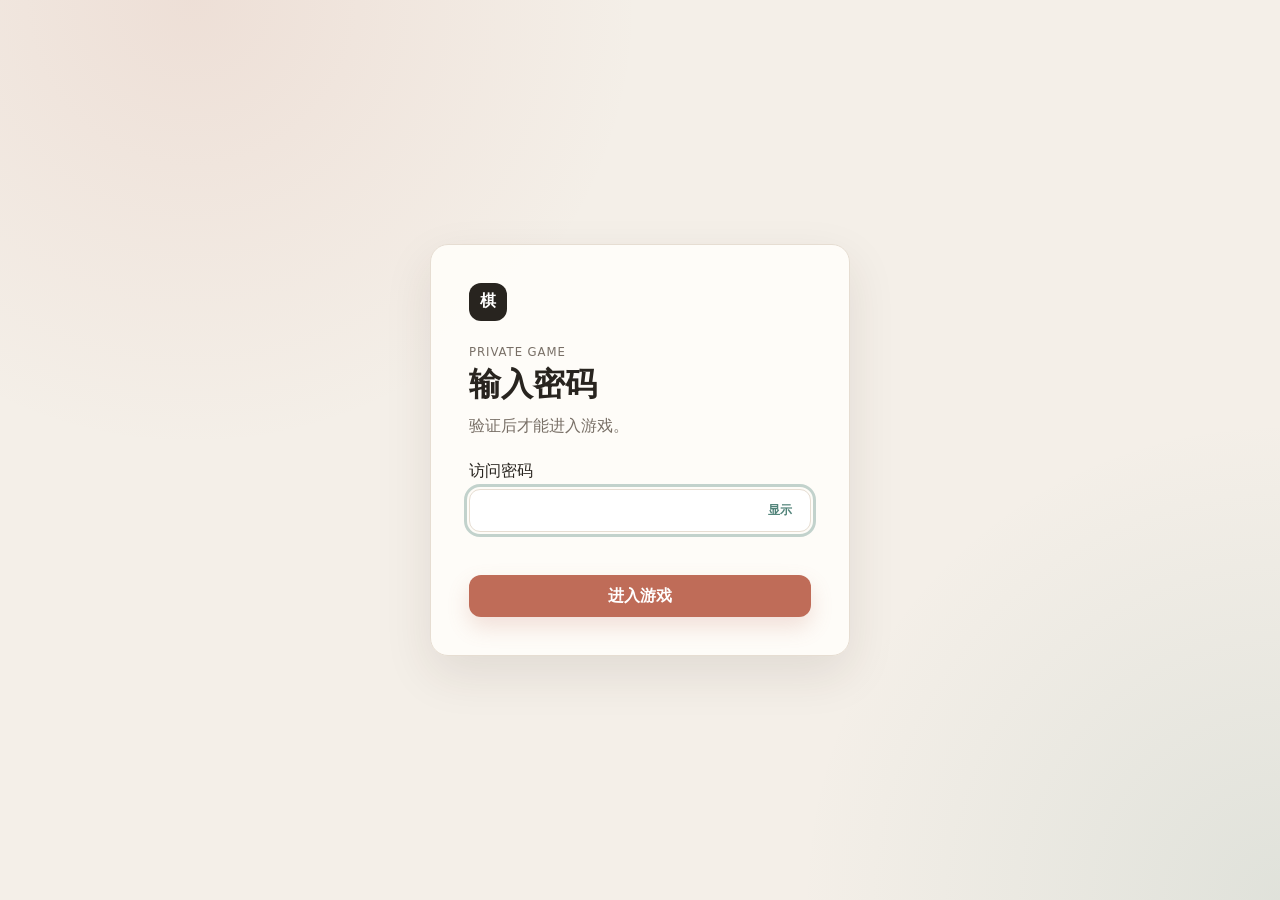
<file: index.html>
<!DOCTYPE html>
<html lang="zh-CN">
<head>
  <meta charset="UTF-8">
  <meta name="viewport" content="width=device-width, initial-scale=1, viewport-fit=cover">
  <title>飞行棋 · 同设备双人</title>
  <link rel="stylesheet" href="styles.css">
  <script>document.documentElement.classList.add('auth-pending');</script>
  <script type="module">
    import { requireAuth } from './auth.mjs';
    requireAuth();
  </script>
</head>
<body>
  <main class="app-shell" data-mode="light">
    <header class="site-header">
      <div class="brand-lockup">
        <span class="brand-mark">棋</span>
        <div class="brand-copy"><strong>飞行棋</strong><span>同设备双人 · 轻松桌游体验</span></div>
      </div>
      <div class="top-actions"><button class="ghost-button" type="button" data-lock-game>锁定</button><a class="ghost-button" href="settings.html">设置</a></div>
    </header>

    <section class="page-heading">
      <p class="eyebrow">A private little table</p>
      <h1>选一张棋盘，开始你们的回合。</h1>
      <p>两个人共用一台设备，轮流掷骰。支持回合交接遮罩、事件自定义和本地保存。</p>
    </section>

    <section class="start-layout">
      <section class="panel">
        <div class="panel-heading"><h2>选择版本</h2><span id="selectedVersionMeta">—</span></div>
        <div id="versionGrid" class="version-grid"></div>
      </section>

      <aside class="panel">
        <div class="form-stack">
          <div><p class="eyebrow">Game setup</p><h2>开局设置</h2></div>
          <div class="inline-fields">
            <label class="field"><span>玩家一</span><input id="playerOne" type="text" maxlength="16" autocomplete="off"></label>
            <label class="field"><span>玩家二</span><input id="playerTwo" type="text" maxlength="16" autocomplete="off"></label>
          </div>
          <button id="btnStart" class="primary-button" type="button">开始新局</button>
          <button id="btnContinue" class="secondary-button" type="button" hidden>继续上次进度</button>
          <p id="saveHint" class="helper-text">设置和进度只保存在当前浏览器。</p>
        </div>
      </aside>
    </section>

    <section class="preview-panel" style="margin-top: 20px">
      <div class="panel-heading"><h2 id="previewTitle">棋盘预览</h2><span id="previewCount">—</span></div>
      <div class="preview-board-wrap"><div id="boardPath" class="path" aria-label="棋盘预览"></div></div>
      <p id="posInfo" class="helper-text" style="margin-top: 14px">选择版本后查看棋盘。</p>
    </section>
  </main>
  <div class="toast" id="toast" role="status"></div>

  <script type="module">
    import { BOARDS, DEFAULT_VERSION, getBoard } from './game-data.mjs';
    import { createInitialState } from './game-engine.mjs';
    import { loadGame, loadSettings, saveSettings, saveGame } from './storage.mjs';
    import { bindLockButtons } from './auth.mjs';

    const selectedKey = new URLSearchParams(window.location.search).get('version') || DEFAULT_VERSION;
    let versionKey = BOARDS[selectedKey] ? selectedKey : DEFAULT_VERSION;
    const settings = loadSettings(window.localStorage);
    const saved = loadGame(window.localStorage);
    const versionGrid = document.getElementById('versionGrid');
    const boardPath = document.getElementById('boardPath');

    document.getElementById('playerOne').value = settings.players[0].name;
    document.getElementById('playerTwo').value = settings.players[1].name;
    document.querySelector('main').dataset.mode = 'light';
    document.querySelector('main').style.setProperty('--board-font-scale', { small: '0.82', standard: '1', large: '1.2' }[settings.boardFontSize] || '1');
    document.getElementById('btnContinue').hidden = !saved;

    function renderBoard() {
      const board = getBoard(versionKey);
      document.getElementById('selectedVersionMeta').textContent = `${board.cells.length}格 · ${board.name}`;
      document.getElementById('previewTitle').textContent = board.name;
      document.getElementById('previewCount').textContent = `${board.cells.length}格`;
      boardPath.replaceChildren();
      board.cells.forEach((cell, index) => {
        const element = document.createElement('div');
        element.className = `cell ${cell.type}`;
        element.setAttribute('aria-label', `第${index}格：${cell.text}`);
        const number = document.createElement('span');
        number.className = 'num';
        number.textContent = index;
        const text = document.createElement('span');
        text.textContent = cell.text;
        element.append(number, text);
        boardPath.append(element);
      });
      document.getElementById('posInfo').textContent = saved && saved.versionKey === versionKey
        ? `${saved.players[0].name}：第${saved.players[0].position}格 · ${saved.players[1].name}：第${saved.players[1].position}格`
        : '新局将从第 0 格开始。';
    }

    function renderVersions() {
      versionGrid.replaceChildren();
      Object.entries(BOARDS).forEach(([key, board]) => {
        const button = document.createElement('button');
        button.type = 'button';
        button.className = `version-card${key === versionKey ? ' active' : ''}`;
        button.innerHTML = `<strong>${board.name}</strong><small>${board.cells.length}格 · ${key === 'love' ? '温柔互动' : key === 'foreplay' ? '渐进挑战' : '主题玩法'}</small>`;
        button.addEventListener('click', () => {
          versionKey = key;
          renderVersions();
          renderBoard();
        });
        versionGrid.append(button);
      });
    }

    function collectSettings() {
      return {
        ...settings,
        handoffOverlay: settings.handoffOverlay,
        players: [
          { name: document.getElementById('playerOne').value.trim() || '玩家一', color: settings.players[0].color },
          { name: document.getElementById('playerTwo').value.trim() || '玩家二', color: settings.players[1].color }
        ]
      };
    }

    function start(newGame) {
      const nextSettings = collectSettings();
      saveSettings(nextSettings, window.localStorage);
      if (newGame) {
        saveGame(createInitialState({
          versionKey,
          players: nextSettings.players,
          settings: { ...nextSettings.rules, handoffOverlay: nextSettings.handoffOverlay }
        }), window.localStorage);
        window.location.href = `game.html?version=${encodeURIComponent(versionKey)}&new=1`;
      } else {
        window.location.href = 'game.html';
      }
    }

    document.getElementById('btnStart').addEventListener('click', () => start(true));
    document.getElementById('btnContinue').addEventListener('click', () => start(false));
    renderVersions();
    renderBoard();
    bindLockButtons();
  </script>
</body>
</html>
</file>
<file: styles.css>
:root {
  --bg: #f4efe8;
  --surface: #fffdf9;
  --surface-strong: #ffffff;
  --ink: #28241f;
  --muted: #786f66;
  --line: #e6ddd2;
  --accent: #bf6c58;
  --accent-deep: #8f443b;
  --accent-soft: #f5ded6;
  --teal: #4f8278;
  --teal-soft: #dcebe6;
  --gold: #b8883e;
  --shadow: 0 18px 48px rgba(54, 40, 25, 0.1);
  --radius: 18px;
  --cell-size: min(10.4vw, 86px);
}

* { box-sizing: border-box; }

html.auth-pending { visibility: hidden; }

html { min-width: 320px; background: var(--bg); }

body {
  margin: 0;
  color: var(--ink);
  background:
    radial-gradient(circle at 15% 0%, rgba(191, 108, 88, 0.12), transparent 28rem),
    radial-gradient(circle at 100% 100%, rgba(79, 130, 120, 0.12), transparent 30rem),
    var(--bg);
  font-family: Inter, ui-sans-serif, system-ui, -apple-system, BlinkMacSystemFont, "PingFang SC", "Microsoft YaHei", sans-serif;
  min-height: 100vh;
}

.login-page { display: grid; place-items: center; padding: 20px; }
.login-shell { width: min(420px, 100%); }
.login-panel {
  padding: clamp(24px, 7vw, 38px);
  border: 1px solid var(--line);
  border-radius: var(--radius);
  background: rgba(255, 253, 249, .94);
  box-shadow: var(--shadow);
}
.login-panel .brand-mark { margin-bottom: 24px; }
.login-panel h1 { margin: 0; font-size: 2rem; letter-spacing: 0; }
.login-copy { margin: 9px 0 24px; color: var(--muted); }
.login-form { display: grid; gap: 14px; }
.password-field { position: relative; }
.password-field input { padding-right: 66px; }
.password-toggle {
  position: absolute;
  top: 50%;
  right: 7px;
  min-width: 48px;
  min-height: 34px;
  padding: 0 8px;
  transform: translateY(-50%);
  color: var(--teal);
  border: 0;
  background: transparent;
  font-size: .78rem;
  font-weight: 800;
}
.login-error { min-height: 1.4em; margin: -2px 0 0; color: #9b4438; font-size: .8rem; }
.login-form .primary-button { width: 100%; }

button, input, select, textarea { font: inherit; }
button, a { -webkit-tap-highlight-color: transparent; }
button { cursor: pointer; }
button:focus-visible, a:focus-visible, input:focus-visible, select:focus-visible, textarea:focus-visible {
  outline: 3px solid rgba(79, 130, 120, 0.34);
  outline-offset: 2px;
}

a { color: inherit; text-decoration: none; }

.app-shell {
  width: min(1440px, 100%);
  margin: 0 auto;
  padding: max(18px, env(safe-area-inset-top)) clamp(16px, 3vw, 42px) max(24px, env(safe-area-inset-bottom));
}

.site-header, .game-header {
  display: flex;
  align-items: center;
  justify-content: space-between;
  gap: 16px;
  min-height: 58px;
  margin-bottom: 20px;
}

.brand-lockup { display: flex; align-items: center; gap: 12px; }
.brand-mark {
  width: 38px;
  height: 38px;
  display: grid;
  place-items: center;
  border-radius: 12px;
  color: #fff;
  background: var(--ink);
  font-weight: 800;
  letter-spacing: 0;
}
.brand-copy { display: grid; gap: 2px; }
.brand-copy strong { font-size: 1rem; }
.brand-copy span, .eyebrow { color: var(--muted); font-size: 0.73rem; letter-spacing: 0.08em; }
.eyebrow { margin: 0 0 4px; text-transform: uppercase; }

.top-actions, .header-actions { display: flex; align-items: center; gap: 8px; }
.icon-button, .ghost-button, .primary-button, .secondary-button, .danger-button {
  min-height: 42px;
  border-radius: 12px;
  border: 1px solid transparent;
  padding: 0 15px;
  display: inline-flex;
  align-items: center;
  justify-content: center;
  gap: 8px;
  font-weight: 700;
  transition: transform .16s ease, background .16s ease, border-color .16s ease, opacity .16s ease;
}
.icon-button, .ghost-button { color: var(--ink); background: rgba(255,255,255,.6); border-color: var(--line); }
.primary-button { color: #fff; background: var(--accent); box-shadow: 0 10px 22px rgba(191, 108, 88, .2); }
.secondary-button { color: #28635b; background: var(--teal-soft); border-color: #b9d7ce; }
.danger-button { color: #9b4438; background: #fff0ec; border-color: #efc9c1; }
.icon-button:hover, .ghost-button:hover, .primary-button:hover, .secondary-button:hover, .danger-button:hover { transform: translateY(-1px); }
button:disabled { opacity: .45; cursor: not-allowed; transform: none; }

.page-heading { max-width: 720px; margin: 26px 0 22px; }
.page-heading h1 { margin: 0; font-size: clamp(2rem, 5vw, 4rem); line-height: 1.02; letter-spacing: 0; }
.page-heading p { max-width: 620px; margin: 14px 0 0; color: var(--muted); line-height: 1.7; }
.settings-heading { max-width: 760px; margin-bottom: 26px; }
.settings-heading h1 { font-size: 2.65rem; line-height: 1.08; }

.start-layout, .settings-layout { display: grid; grid-template-columns: minmax(0, 1fr) minmax(300px, 420px); gap: 20px; align-items: start; }
.panel, .board-panel, .control-panel, .settings-panel, .preview-panel {
  background: rgba(255, 253, 249, .86);
  border: 1px solid rgba(230, 221, 210, .95);
  border-radius: var(--radius);
  box-shadow: var(--shadow);
}
.panel, .settings-panel, .preview-panel { padding: clamp(18px, 3vw, 28px); }
.panel h2, .settings-panel h2, .preview-panel h2 { margin: 0; font-size: 1.1rem; }
.panel-heading { display: flex; align-items: baseline; justify-content: space-between; gap: 12px; margin-bottom: 14px; }
.panel-heading h2 { margin: 0; font-size: 1.05rem; }
.panel-heading span { color: var(--muted); font-size: .8rem; }

.version-grid { display: grid; grid-template-columns: repeat(auto-fit, minmax(126px, 1fr)); gap: 10px; }
.version-card {
  min-height: 86px;
  padding: 14px;
  text-align: left;
  color: var(--ink);
  border: 1px solid var(--line);
  border-radius: 14px;
  background: var(--surface-strong);
  transition: border-color .16s ease, background .16s ease, transform .16s ease;
}
.version-card:hover { transform: translateY(-2px); border-color: var(--accent); }
.version-card.active { color: var(--accent-deep); border-color: var(--accent); background: var(--accent-soft); }
.version-card strong { display: block; margin-bottom: 6px; }
.version-card small { color: var(--muted); line-height: 1.35; }

.form-stack { display: grid; gap: 16px; }
.field { display: grid; gap: 7px; }
.field label { color: var(--muted); font-size: .8rem; font-weight: 700; }
.field input, .field select, .field textarea {
  width: 100%;
  border: 1px solid var(--line);
  border-radius: 11px;
  padding: 11px 12px;
  color: var(--ink);
  background: #fff;
}
.field textarea { min-height: 84px; resize: vertical; line-height: 1.55; }
.inline-fields { display: grid; grid-template-columns: 1fr 1fr; gap: 10px; }
.player-color-grid { display: grid; grid-template-columns: 1fr 1fr; gap: 10px; margin-top: 12px; }
.color-picker {
  min-width: 0;
  min-height: 66px;
  position: relative;
  display: grid;
  grid-template-columns: 34px minmax(0, 1fr) auto;
  align-items: center;
  gap: 10px;
  padding: 10px 12px;
  border: 1px solid var(--line);
  border-radius: 11px;
  background: #fff;
  cursor: pointer;
  transition: border-color .16s ease, box-shadow .16s ease, transform .16s ease;
}
.color-picker:hover { transform: translateY(-1px); border-color: var(--teal); box-shadow: 0 8px 18px rgba(54,40,25,.07); }
.color-picker:focus-within { outline: 3px solid rgba(79, 130, 120, 0.24); outline-offset: 2px; border-color: var(--teal); }
.color-picker input[type="color"] {
  position: absolute;
  inset: 0;
  z-index: 2;
  width: 100%;
  height: 100%;
  padding: 0;
  border: 0;
  opacity: 0;
  cursor: pointer;
}
.color-swatch {
  width: 30px;
  height: 30px;
  border: 3px solid #fff;
  border-radius: 50%;
  background: var(--preview-color, #C4787A);
  box-shadow: 0 0 0 1px rgba(40,36,31,.16), 0 3px 8px rgba(40,36,31,.16);
}
.color-picker-copy { min-width: 0; display: grid; gap: 2px; }
.color-picker-copy strong { overflow: hidden; font-size: .86rem; text-overflow: ellipsis; white-space: nowrap; }
.color-picker-copy span { color: var(--muted); font-size: .72rem; }
.color-value { color: var(--muted); font-family: ui-monospace, SFMono-Regular, monospace; font-size: .72rem; font-weight: 700; }
.segmented { display: grid; grid-template-columns: 1fr 1fr; gap: 6px; padding: 4px; border-radius: 13px; background: #efe8df; }
.segmented label { position: relative; }
.segmented input { position: absolute; opacity: 0; pointer-events: none; }
.segmented span { display: block; padding: 10px; text-align: center; border-radius: 9px; color: var(--muted); font-size: .85rem; font-weight: 700; }
.segmented input:checked + span { color: var(--ink); background: #fff; box-shadow: 0 2px 8px rgba(54,40,25,.08); }
.check-row { display: flex; align-items: center; justify-content: space-between; gap: 12px; padding: 12px 0; border-bottom: 1px solid var(--line); }
.check-row:last-child { border-bottom: 0; }
.check-copy { display: grid; gap: 3px; }
.check-copy strong { font-size: .86rem; }
.check-copy span { color: var(--muted); font-size: .76rem; line-height: 1.4; }
.switch { appearance: none; width: 44px; height: 26px; flex: 0 0 auto; border-radius: 999px; background: #d6cec4; position: relative; transition: background .16s ease; }
.switch::after { content: ""; position: absolute; top: 3px; left: 3px; width: 20px; height: 20px; border-radius: 50%; background: #fff; box-shadow: 0 1px 3px rgba(0,0,0,.2); transition: transform .16s ease; }
.switch:checked { background: var(--teal); }
.switch:checked::after { transform: translateX(18px); }

.preview-board-wrap { overflow-x: auto; padding-bottom: 4px; }
.path { display: grid; grid-template-columns: repeat(7, minmax(42px, 1fr)); gap: 6px; }
.preview-panel .path { min-width: 520px; }
.cell {
  min-width: 0;
  aspect-ratio: 1;
  position: relative;
  display: flex;
  align-items: center;
  justify-content: center;
  padding: 15px 4px 5px;
  overflow: hidden;
  text-align: center;
  line-height: 1.18;
  font-size: calc(.82rem * var(--board-font-scale, 1));
  color: #665c53;
  border: 1px solid var(--line);
  border-radius: 10px;
  background: #faf5ee;
}
.cell.start { color: #2c665d; background: var(--teal-soft); border-color: #b9d7ce; font-weight: 800; }
.cell.end { color: #8c5d20; background: #f7e8c8; border-color: #e7c98e; font-weight: 800; }
.cell.special { color: var(--accent-deep); background: var(--accent-soft); border-color: #e9c0b6; }
.cell .num { position: absolute; top: 4px; left: 5px; color: #aa9c8d; font-family: ui-monospace, SFMono-Regular, monospace; font-size: calc(.72rem * var(--board-font-scale, 1)); font-weight: 700; }
.cell > span:not(.num) { max-width: 100%; overflow-wrap: anywhere; }
.piece { position: absolute; right: 5px; bottom: 5px; width: 19px; height: 19px; border: 2px solid #fff; border-radius: 50%; box-shadow: 0 2px 4px rgba(0,0,0,.2); }
.piece.player { background: var(--player-color, #C4787A); }
.piece.player2 { right: 28px; background: var(--player2-color, #7A9E8E); }

.game-shell { width: min(1500px, 100%); margin: 0 auto; padding: max(16px, env(safe-area-inset-top)) clamp(12px, 3vw, 40px) max(20px, env(safe-area-inset-bottom)); }
.game-layout { display: grid; grid-template-columns: minmax(0, 1.35fr) minmax(310px, .65fr); gap: 20px; align-items: start; }
.board-panel, .control-panel { padding: clamp(14px, 2.2vw, 24px); }
.board-panel .path { grid-template-columns: repeat(7, minmax(42px, 1fr)); }
.control-panel { position: sticky; top: 16px; display: grid; gap: 16px; }
.turn-card { display: flex; align-items: center; justify-content: space-between; gap: 12px; padding: 13px 14px; border: 1px solid var(--line); border-radius: 13px; background: #fff; }
.turn-card strong { display: block; margin-top: 3px; font-size: 1.05rem; }
.turn-card span { color: var(--muted); font-size: .78rem; }
.player-pills { display: flex; flex-wrap: wrap; gap: 7px; }
.player-pill { display: inline-flex; align-items: center; gap: 7px; padding: 7px 10px; border-radius: 999px; color: var(--muted); background: #f5eee7; font-size: .78rem; }
.player-dot { width: 10px; height: 10px; border-radius: 50%; background: var(--dot-color); }
.dice-row { display: flex; align-items: center; gap: 12px; }
.dice { width: 76px; height: 76px; display: grid; place-items: center; flex: 0 0 auto; color: var(--ink); border: 1px solid var(--line); border-radius: 16px; background: #fff; font-family: ui-monospace, monospace; font-size: 2rem; font-weight: 800; box-shadow: 0 8px 18px rgba(54,40,25,.08); }
.dice-copy { color: var(--muted); font-size: .8rem; line-height: 1.5; }
.event-panel { min-height: 170px; padding: 16px; border: 1px solid var(--line); border-radius: 15px; background: #fff; }
.event-panel.empty { display: grid; place-items: center; text-align: center; color: var(--muted); }
.event-panel h2 { margin: 0 0 8px; font-size: 1.05rem; }
.event-panel p { margin: 0; color: #5f554d; line-height: 1.65; white-space: pre-wrap; }
.event-meta { display: flex; flex-wrap: wrap; gap: 6px; margin: 0 0 12px; }
.event-meta span { padding: 4px 8px; border-radius: 999px; color: var(--accent-deep); background: var(--accent-soft); font-size: .72rem; font-weight: 700; }
.action-row { display: grid; grid-template-columns: 1fr auto; gap: 8px; }
.action-row .primary-button { min-width: 0; }
.game-footer { display: flex; justify-content: space-between; gap: 12px; margin-top: 14px; color: var(--muted); font-size: .76rem; }

.handoff-overlay { position: fixed; inset: 0; z-index: 20; display: grid; place-items: center; padding: 24px; background: rgba(35, 29, 24, .78); backdrop-filter: blur(10px); }
.handoff-overlay[hidden] { display: none; }
.handoff-card { width: min(420px, 100%); padding: 26px; border-radius: 18px; color: var(--ink); background: var(--surface); box-shadow: 0 24px 70px rgba(0,0,0,.25); text-align: center; }
.handoff-card h2 { margin: 4px 0 8px; font-size: 1.5rem; }
.handoff-card p:not(.eyebrow) { margin: 0 0 20px; color: var(--muted); line-height: 1.6; }

.settings-list { display: grid; gap: 0; margin-top: 14px; }
.settings-section { padding: 21px 0; border-top: 1px solid var(--line); }
.settings-section:first-child { border-top: 0; padding-top: 0; }
.settings-section > h2 { margin-bottom: 14px; }
.settings-section h3 { margin: 0 0 12px; font-size: .95rem; }
.events-editor { display: grid; gap: 8px; max-height: 520px; overflow: auto; padding-right: 4px; }
.event-editor-row { display: grid; grid-template-columns: 38px 1fr; gap: 8px; align-items: start; }
.event-editor-row span { padding-top: 12px; color: var(--muted); font-family: ui-monospace, monospace; font-size: .75rem; text-align: right; }
.settings-actions { display: flex; flex-wrap: wrap; gap: 8px; margin-top: 18px; }
.helper-text { margin: 7px 0 0; color: var(--muted); font-size: .76rem; line-height: 1.5; }

.toast { position: fixed; left: 50%; bottom: max(24px, env(safe-area-inset-bottom)); z-index: 30; transform: translate(-50%, 10px); opacity: 0; pointer-events: none; padding: 11px 16px; border-radius: 999px; color: #fff; background: rgba(40,36,31,.92); font-size: .8rem; transition: opacity .2s ease, transform .2s ease; }
.toast.show { opacity: 1; transform: translate(-50%, 0); }

.float-bar {
  position: fixed;
  right: 14px;
  bottom: max(18px, env(safe-area-inset-bottom));
  z-index: 25;
  display: none;
  align-items: center;
  gap: 8px;
  max-width: calc(100vw - 28px);
  min-height: 42px;
  padding: 0 14px;
  color: #fff;
  background: var(--accent-deep);
  border-radius: 999px;
  box-shadow: 0 10px 24px rgba(35, 29, 24, .2);
  font-size: .78rem;
  font-weight: 700;
  user-select: none;
  touch-action: none;
}
.float-bar.show { display: inline-flex !important; }

@media (max-width: 920px) {
  .start-layout, .settings-layout { grid-template-columns: 1fr; }
  .game-layout { grid-template-columns: 1fr; }
  .control-panel { position: static; }
}

@media (max-width: 640px) {
  .app-shell, .game-shell { padding-left: 12px; padding-right: 12px; }
  .site-header, .game-header { margin-bottom: 12px; }
  .brand-copy span { display: none; }
  .top-actions .ghost-button { padding: 0 11px; }
  .page-heading { margin: 18px 0; }
  .page-heading h1 { font-size: 2.3rem; }
  .panel, .board-panel, .control-panel, .settings-panel, .preview-panel { border-radius: 15px; padding: 14px; }
  .version-grid { grid-template-columns: repeat(2, 1fr); }
  .game-header h1 { font-size: 1.1rem; }
  .board-panel .path { min-width: 520px; }
  .board-panel { overflow-x: auto; }
  .control-panel { gap: 12px; }
  .action-row { position: sticky; bottom: 0; padding-top: 8px; background: linear-gradient(var(--surface), var(--surface)); }
  .game-footer { flex-direction: column; }
  .inline-fields { grid-template-columns: 1fr; }
  .settings-heading h1 { font-size: 2rem; }
  .settings-page .site-header { align-items: flex-start; flex-wrap: wrap; }
  .settings-page .top-actions { width: 100%; justify-content: flex-end; }
  .player-color-grid { grid-template-columns: 1fr; }
  .settings-page .settings-actions { display: grid; grid-template-columns: 1fr 1fr; }
  .settings-page .settings-actions > * { min-width: 0; }
  .settings-page aside .settings-actions { display: flex; }
}
</file>
